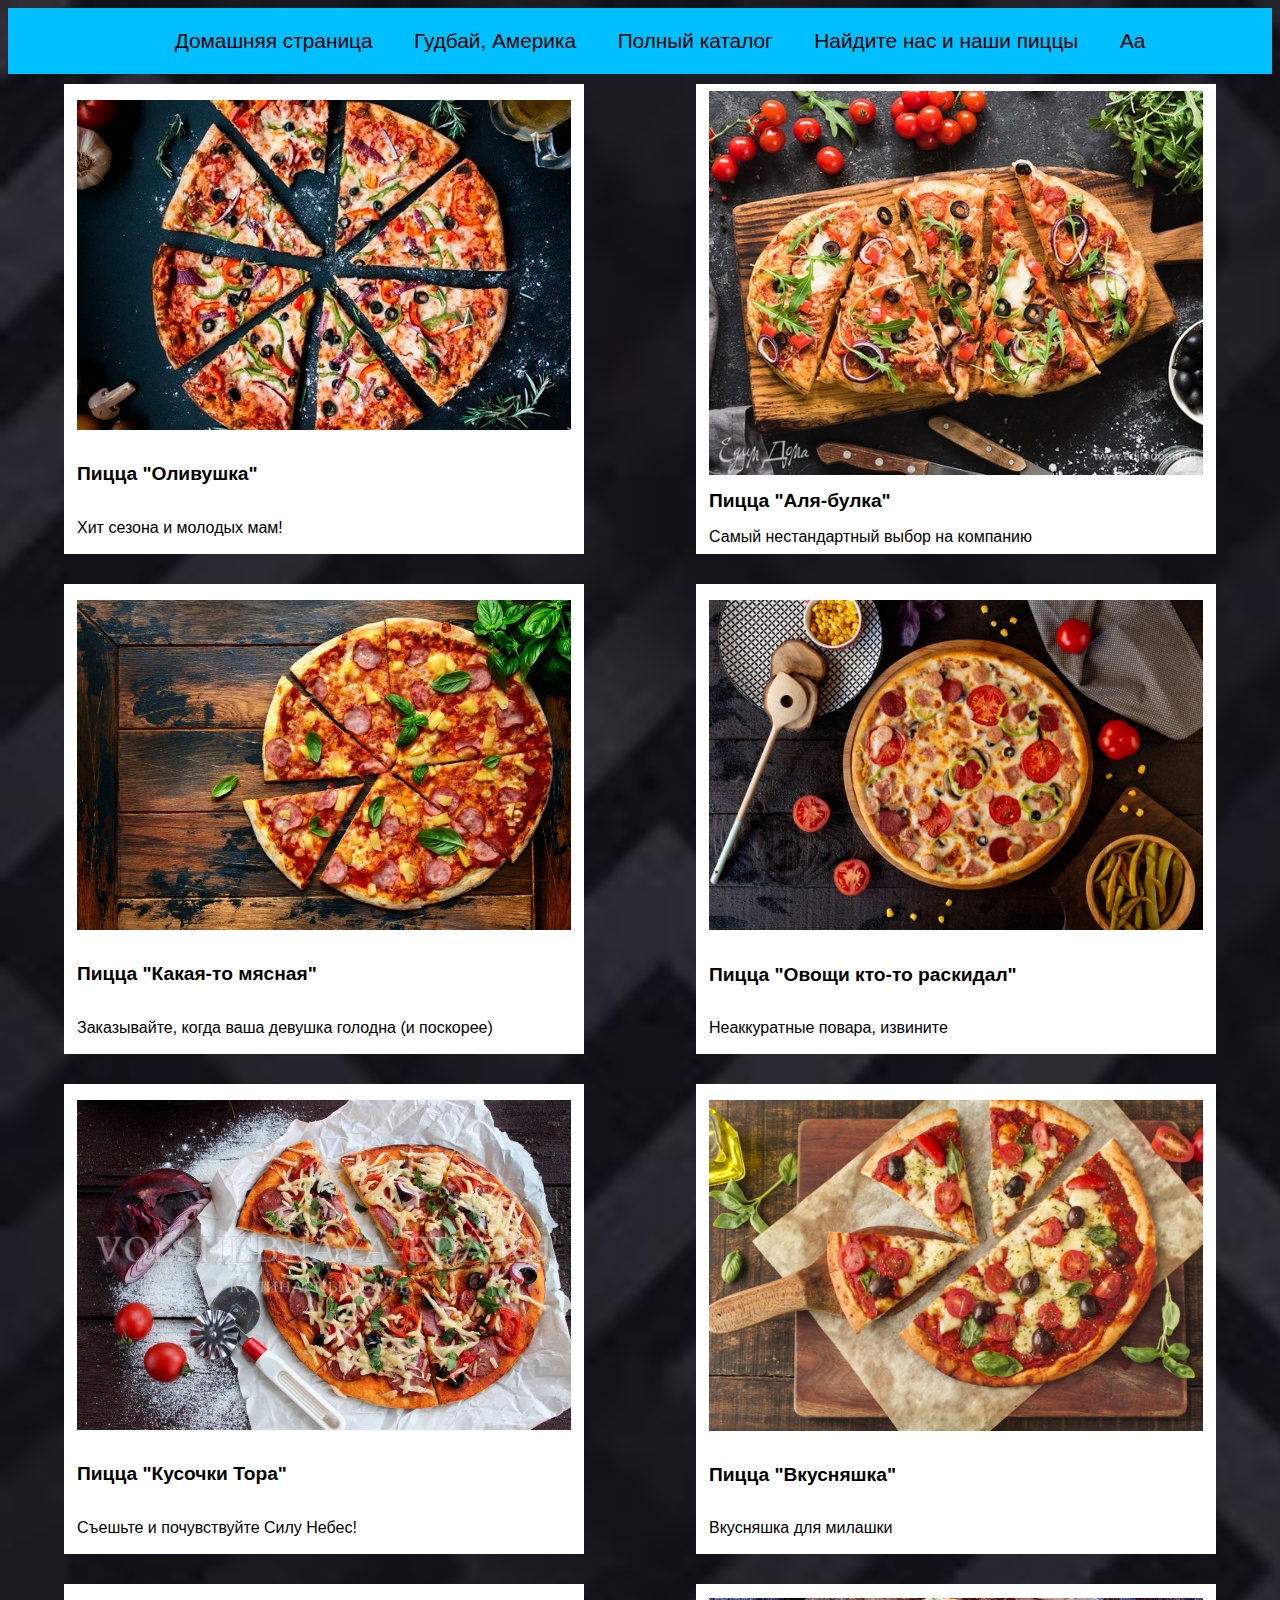
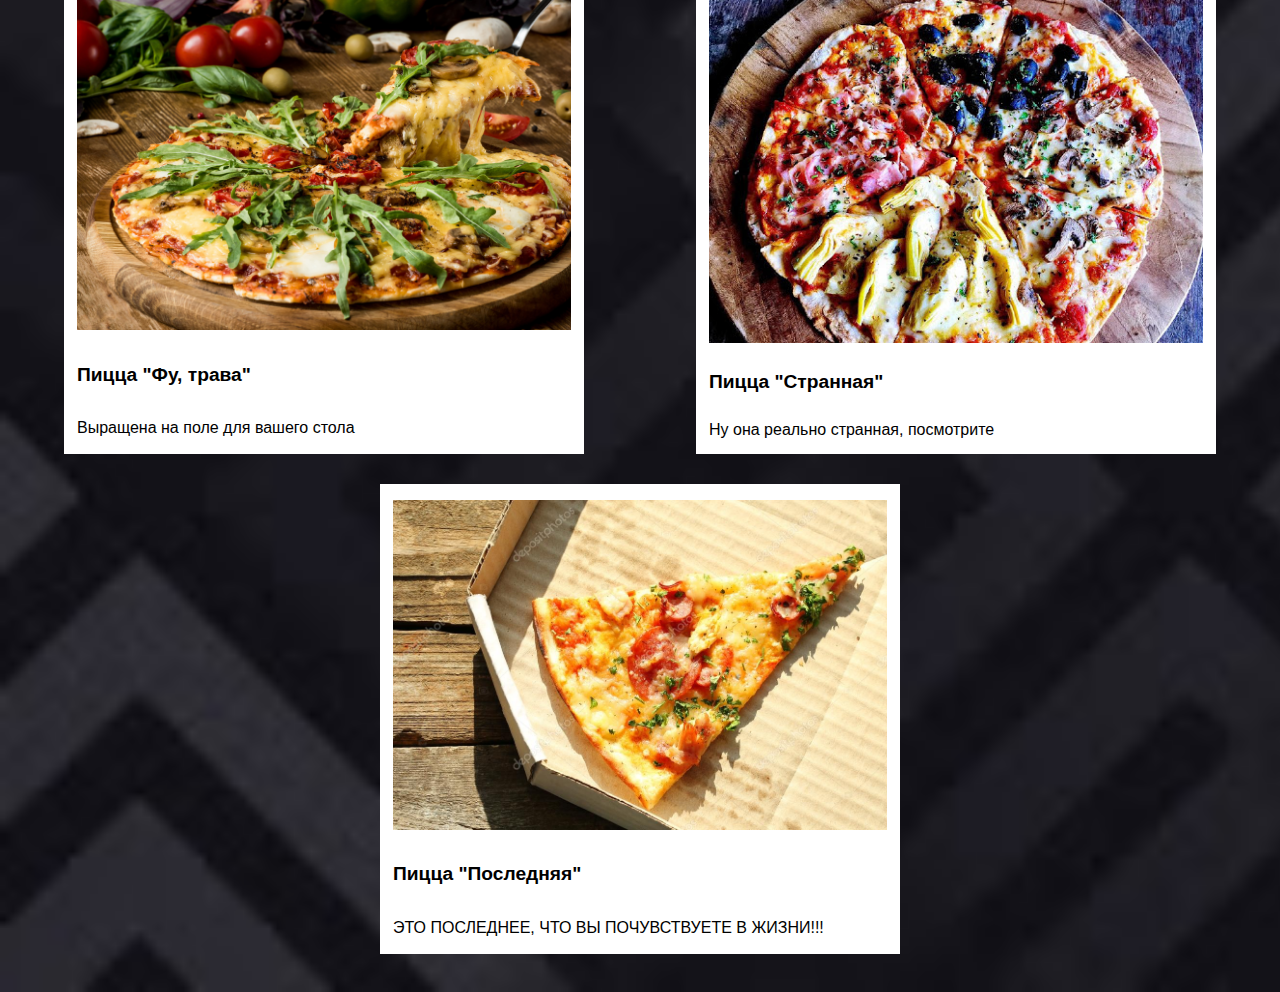
<file: pizzalife/index.html>
<!DOCTYPE html>
<html>
    <head>
    <meta charset="utf-8">
    <title>Фернандо Растрелли</title>
    <header>
        <div class="header-bg">
        </div>
    </header>
    <style>
        
        body {
            /* background: blue; url("images/header-title.jpg"); */
            background:url("images/fon.jpg"); 
            background-size: cover;
            background-repeat: no-repeat;
            
        }

        /* Меню */
        .navigation {
            display: flex;
            flex-flow: row wrap;
            justify-content: center;
            list-style: none;
            margin: 0; 
            margin-bottom: 10px;
            background: deepskyblue;            
        }

        .navigation a { 
            text-decoration: none;
            display: block;
            padding: 1em;
            color: black;
            font-size: 130%;
            font-family: Gill Sans, sans-serif;
        }                
           
        .navigation li:last-child { 
            color: red;
        }  

        .navigation a:hover {
            background: #1565C0;
        }

        @media all and (max-width: 800px) {
            .navigation {
                justify-content: space-around;
            }
        }

        @media all and (max-width: 600px) {
            .navigation {
                flex-flow: column wrap;
                padding: 0;
            }

            .navigation a { 
                text-align: center; 
                padding: 10px;
                border-top: 1px solid rgba(255, 255, 255,0.3); 
                border-bottom: 1px solid rgba(0, 0, 0, 0.1); 
            }

            .navigation li:last-of-type a {
                border-bottom: none;
            }
        }

        .container {
            display: flex;
            flex-direction: row;
            justify-content: space-around;
            flex-wrap: wrap;
        }

        .block {
            display: flex;
            background: white;
            width: 520px;
            height: 470px;     
            flex-direction: column;
            flex-wrap: wrap;
            align-content: center;
            justify-content: space-around;
            margin-bottom: 30px;
            
        }

        .title {
            font-weight: bolder;
            font-size: 120%;
            font-family: Gill Sans, sans-serif;
        }

        .comment {
            font-size: 100%;
            font-family: Gill Sans, sans-serif;
        }

        /* .img {
            
            border: 3px solid red;
            
        } */
        
        img {
            max-width: 95%;
            max-height: 95%;
            
        }

        #add {
            position: fixed;
            top: 50%;
            left: 50%;
            margin-right: -50%;
            transform: translate(-50%, -50%);
        }

    </style>

 </head>

 <body>

    <ul class="navigation">
        <li><a href="index.html">Домашняя страница</a></li>
        <li><a href="../">Гудбай, Америка</a></li>
        <li><a href="#">Полный каталог</a></li>
        <li><a href="grid.html">Найдите нас и наши пиццы</a></li>        
        <li><a id="change-size" href="#">Aa</a></li>
    </ul>
    
    <div id="add">
    </div>

    <div class="container">
        <div class="block" id="1">
            <img src="images/index/pizza1.jpg">
            <div class="title">Пицца "Оливушка"</div>
            <div class="comment">Хит сезона и молодых мам!</div>    
        </div>
        <div class="block" id="2">
            <img src="images/index/pizza2.jpg">
            <div class="title">Пицца "Аля-булка"</div>
            <div class="comment">Самый нестандартный выбор на компанию</div>    
        </div>
        <div class="block" id="3">
            <img src="images/index/pizza3.jpg">
            <div class="title">Пицца "Какая-то мясная"</div>
            <div class="comment">Заказывайте, когда ваша девушка голодна (и поскорее)</div>    
        </div>
        <div class="block" id="4">
            <img src="images/index/pizza4.jpg">
            <div class="title">Пицца "Овощи кто-то раскидал"</div>
            <div class="comment">Неаккуратные повара, извините</div>    
        </div>
        <div class="block" id="5">
            <img src="images/index/pizza5.jpg">
            <div class="title">Пицца "Кусочки Тора"</div>
            <div class="comment">Съешьте и почувствуйте Силу Небес!</div>    
        </div>
        <div class="block" id="6">
            <img src="images/index/pizza6.jpg">
            <div class="title">Пицца "Вкусняшка"</div>
            <div class="comment">Вкусняшка для милашки</div>    
        </div>
        <div class="block" id="7">
            <img src="images/index/pizza7.jpg">
            <div class="title">Пицца "Фу, трава"</div>
            <div class="comment">Выращена на поле для вашего стола</div>    
        </div>
        <div class="block" id="8">
            <img src="images/index/pizza8.jpg">
            <div class="title">Пицца "Странная"</div>
            <div class="comment">Ну она реально странная, посмотрите</div>    
        </div>
        <div class="block" id="9">
            <img src="images/index/pizza9.jpg">
            <div class="title">Пицца "Последняя"</div>
            <div class="comment">ЭТО ПОСЛЕДНЕЕ, ЧТО ВЫ ПОЧУВСТВУЕТЕ В ЖИЗНИ!!!</div>    
        </div>
    </div>

    <script> 
        var change_control = 1
        var change = document.getElementById("change-size");
        change.addEventListener("click",function(){            
            change_width = 0;
            change_height = 0;
            change_title = 0;
            change_comment = 0;

            if (change_control == 1) {
                change_width = "800px";
                change_height = "723px";
                change_title = "200%";
                change_comment = "200%";
                change_control = 0;
                change.style.background = "white";
            }
            else {
                change_width = "520px";
                change_height = "470px";
                change_title = "120%";
                change_comment = "100%";
                change_control = 1;
                change.style.background = "deepskyblue"
            }
            
            var blocks = document.getElementsByClassName("block");
            for(let i = 0; i < blocks.length; i++){
                blocks[i].style.width = change_width;
                blocks[i].style.height = change_height;
            }

            var titles = document.getElementsByClassName("title");
            for(let i = 0; i < blocks.length; i++){
                titles[i].style.fontSize = change_title;
            }

            var comments = document.getElementsByClassName("title");
            for(let i = 0; i < blocks.length; i++){
                comments[i].style.fontSize = change_comment;
            }            
        })
        
        var zoom = document.getElementsByClassName("block");
        for(let i = 0; i < zoom.length; i++){
                zoom[i].addEventListener("click", function(){
                    

                    var add = document.getElementById("add");


                    add.innerHTML = '<div id="this_pizza"><img src="images/index/pizza' + (i + 1).toString() +'.jpg"><div id="title">' + zoom[i].childNodes[3].innerHTML +'</div><div id="comment">' + zoom[i].childNodes[5].innerHTML +'</div></div>';
                   
                   
                    let div = document.getElementById("this_pizza");

                    div.addEventListener("click", function(){
                        div.remove();
                    })

                    div.style.width = "93vw";
                    div.style.height = "93vh";
                    div.style.background = "white";
                    div.style.display = "flex";
                    div.style.flexDirection = "column";
                    div.style.flexWrap = "wrap";
                    div.style.alignContent = "center";
                    div.style.justifyContent = "space-around";
                    div.style.border = "3px solid black";
                    div.style.opacity = "92%";

                    
                    let title = document.getElementById("title");
                    title.style.fontWeight = "bolder";
                    title.style.fontSize = "230%";

                    let comment = document.getElementById("comment");
                    comment.style.fontWeight = "bold";
                    comment.style.fontSize = "140%";


                    
                });
            }
        
        var x = document.getElementById('1');
        console.log(x.childNodes);
    </script>
        <!--        
        Требования:
        - Меню 
        - Карточки товаров - блоки
        - При клике - расширяется
        
        
        -->

</body>
</html>
</file>
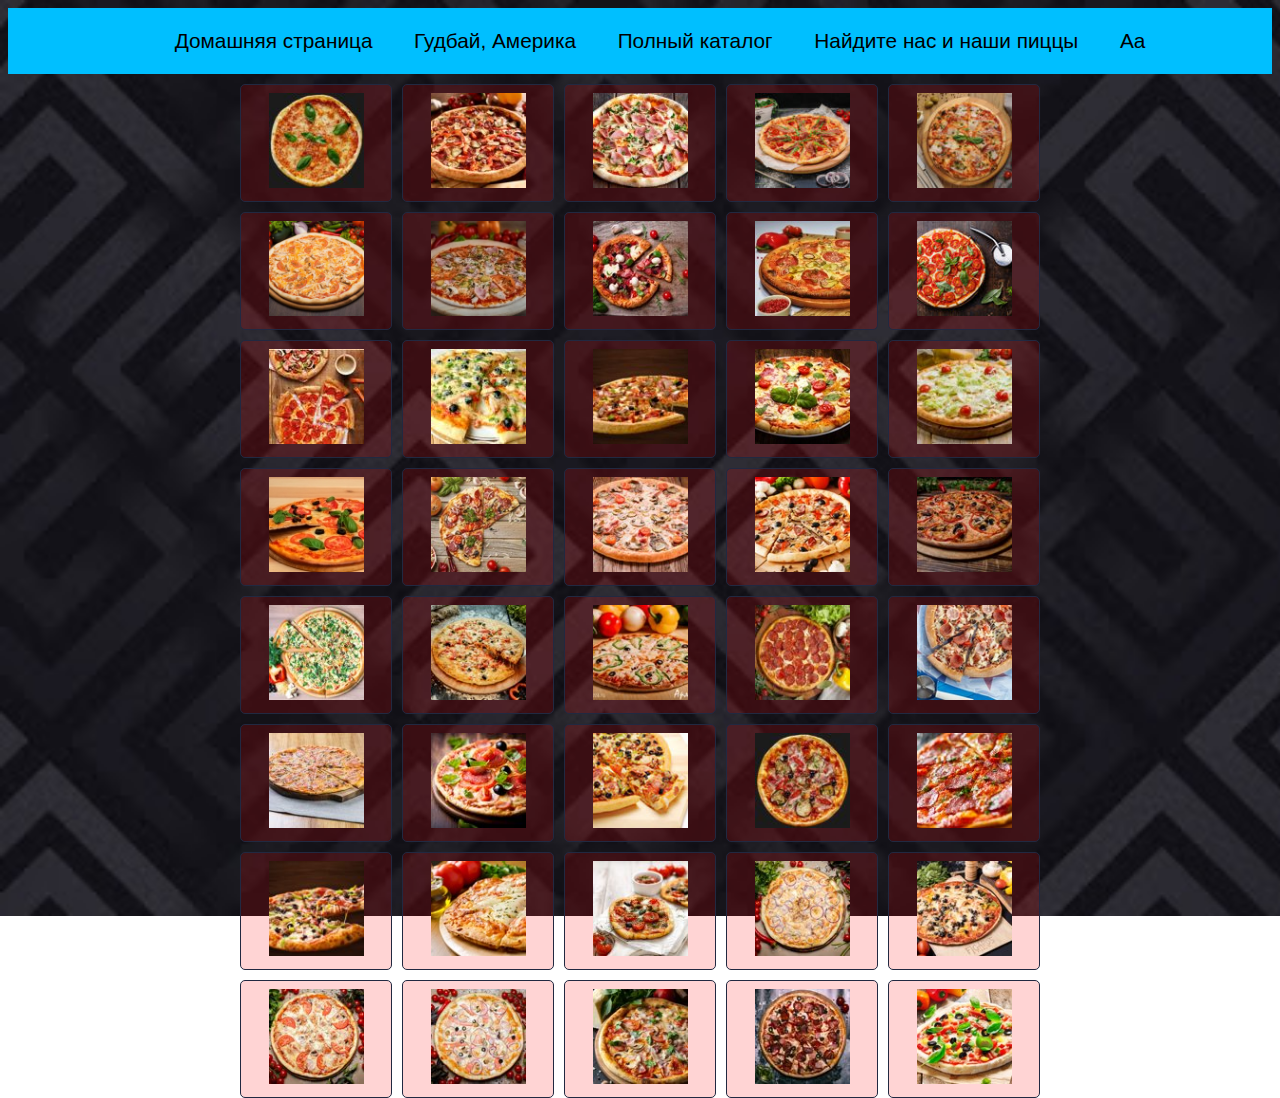
<file: pizzalife/grid.html>
<!DOCTYPE html>
<html>
    <head>
    <meta charset="utf-8">
    <title>Фернандо Растрелли</title>
    <header>
        <div class="header-bg">
        </div>
    </header>
    <style>
        
        body {
            /* background: blue; url("images/header-title.jpg"); */
            background:url("images/fon.jpg"); 
            background-size: cover;
            background-repeat: no-repeat;
            min-height: 100vh;
            
        }

        /* Меню */
        .navigation {
            position: relative;
            display: flex;
            flex-flow: row wrap;
            justify-content: center;
            list-style: none;
            margin: 0; 
            margin-bottom: 10px;
            background: deepskyblue;            
        }

        .navigation a { 
            text-decoration: none;
            display: block;
            padding: 1em;
            color: black;
            font-size: 130%;
            font-family: Gill Sans, sans-serif;
        }                
           
        .navigation li:last-child { 
            color: red;
        }  

        .navigation a:hover {
            background: #1565C0;
        }

        @media all and (max-width: 800px) {
            .navigation {
                justify-content: space-around;
            }
        }

        @media all and (max-width: 600px) {
            .navigation {
                flex-flow: column wrap;
                padding: 0;
            }

            .navigation a { 
                text-align: center; 
                padding: 10px;
                border-top: 1px solid rgba(255, 255, 255,0.3); 
                border-bottom: 1px solid rgba(0, 0, 0, 0.1); 
            }

            .navigation li:last-of-type a {
                border-bottom: none;
            }
        }

        img {
            max-width: 95%;
            max-height: 95%;            
        }    

        .grid {
            margin: 0 auto;
            height: 800px;
            width: 800px;
            display: grid;
            grid-template: repeat(8, 1fr) / repeat(5, 1fr);
            grid-gap: 10px;
        }

        .block {
            /* background: linear-gradient(45deg, deepskyblue, yellow, lime);  */
            background: rgba(255, 0, 0, 0.17);
            border: 1px solid #212941;
            border-radius: 5px;
            padding: 8px 15px;
            color: #ffffff;
            font-size: 18px;
            font-family: roboto;
        }      

        .block  img {
            margin-left: auto;
            margin-right: auto;
            height: 100%;
            display: block;
        }

    </style>

 </head>

 <body>

    <ul class="navigation">
        <li><a href="index.html">Домашняя страница</a></li>
        <li><a href="../">Гудбай, Америка</a></li>
        <li><a href="#">Полный каталог</a></li>
        <li><a href="grid.html">Найдите нас и наши пиццы</a></li>
        <li><a id="change-size" href="#">Aa</a></li>
    </ul>
    
    <div id="add">
    </div>

    <div class="grid">
        
        <div class="block" id="1">
            <img src="images/grid/pizza1.jpg">
        </div>
        <div class="block" id="2">
            <img src="images/grid/pizza2.jpg">
        </div>
        <div class="block" id="3">
            <img src="images/grid/pizza3.jpg">
        </div>
        <div class="block" id="4">
            <img src="images/grid/pizza4.jpg">
        </div>
        <div class="block" id="5">
            <img src="images/grid/pizza5.jpg">
        </div>
        <div class="block" id="6">
            <img src="images/grid/pizza6.jpg">
        </div>
        <div class="block" id="7">
            <img src="images/grid/pizza7.jpg">
        </div>
        <div class="block" id="8">
            <img src="images/grid/pizza8.jpg">
        </div>
        <div class="block" id="9">
            <img src="images/grid/pizza9.jpg">
        </div>
        <div class="block" id="10">
            <img src="images/grid/pizza10.jpg">
        </div>

        <div class="block" id="11">
            <img src="images/grid/pizza11.jpg">
        </div>
        <div     class="block" id="12">
            <img src="images/grid/pizza12.jpg">
        </div>
        <div class="block" id="13">
            <img src="images/grid/pizza13.jpg">
        </div>
        <div class="block" id="14">
            <img src="images/grid/pizza14.jpg">
        </div>
        <div class="block" id="15">
            <img src="images/grid/pizza15.jpg">
        </div>
        <div class="block" id="16">
            <img src="images/grid/pizza16.jpg">
        </div>
        <div class="block" id="17">
            <img src="images/grid/pizza17.jpg">
        </div>
        <div class="block" id="18">
            <img src="images/grid/pizza18.jpg">
        </div>
        <div class="block" id="19">
            <img src="images/grid/pizza19.jpg">
        </div>
        <div class="block" id="20">
            <img src="images/grid/pizza20.jpg">
        </div>

        <div class="block" id="21">
            <img src="images/grid/pizza21.jpg">
        </div>
        <div class="block" id="22">
            <img src="images/grid/pizza22.jpg">
        </div>
        <div class="block" id="23">
            <img src="images/grid/pizza23.jpg">
        </div>
        <div class="block" id="24">
            <img src="images/grid/pizza24.jpg">
        </div>
        <div class="block" id="25">
            <img src="images/grid/pizza25.jpg">
        </div>
        <div class="block" id="26">
            <img src="images/grid/pizza26.jpg">
        </div>
        <div class="block" id="27">
            <img src="images/grid/pizza27.jpg">
        </div>
        <div class="block" id="28">
            <img src="images/grid/pizza28.jpg">
        </div>
        <div class="block" id="29">
            <img src="images/grid/pizza29.jpg">
        </div>
        <div class="block" id="30">
            <img src="images/grid/pizza30.jpg">
        </div>

        <div class="block" id="31">
            <img src="images/grid/pizza31.jpg">
        </div>
        <div class="block" id="32">
            <img src="images/grid/pizza32.jpg">
        </div>
        <div class="block" id="33">
            <img src="images/grid/pizza33.jpg">
        </div>
        <div class="block" id="34">
            <img src="images/grid/pizza34.jpg">
        </div>
        <div class="block" id="35">
            <img src="images/grid/pizza35.jpg">
        </div>
        <div class="block" id="36">
            <img src="images/grid/pizza36.jpg">
        </div>
        <div class="block" id="37">
            <img src="images/grid/pizza37.jpg">
        </div>
        <div class="block" id="38">
            <img src="images/grid/pizza38.jpg">
        </div>
        <div class="block" id="39">
            <img src="images/grid/pizza39.jpg">
        </div>
        <div class="block" id="40">
            <img src="images/grid/pizza40.jpg">
        </div>

        
    </div>
    <script>
        var blocks = document.getElementsByClassName("block");
        var grid = document.getElementsByClassName("grid")[0];
        var change = 1;

        for(let i = 0; i < blocks.length; i++){
            
            blocks[i].addEventListener("mouseout",function(){
                grid.style.gridTemplate = "repeat(8, 1fr) / repeat(5, 1fr)";
                for (let j = 1; j < 41; j++){
                        let elem = document.getElementById(j);
                        elem.style.removeProperty("grid-area");                    
                    }
            });

            blocks[i].addEventListener("mouseover",function(){
                let id = blocks[i].id
                var left_not_bottom = ["1", "2", "3", "4", "6", "7", "8", "9", "11", "12", "13", "14", "16", "17", "18", "19", "21", "22", "23", "24", "26", "27", "28", "29", "31", "32", "33", "34"];
                var right_not_bottom = ["5", "10", "15", "20", "25", "30", "35"];
                var bottom_not_right = ["36", "37", "38", "39"];
                var bottom_right = ["40"];
                var row = (parseInt(id) - 1 - (parseInt(id) - 1) % 5) / 5;
                var column = (parseInt(id) % 5) == 0 ? 5 : (parseInt(id) % 5);
                var gridTemplate = "";

                                                        
            
                if (row == 0)
                    gridTemplate = "repeat(3, 0.67fr) repeat(6, 1fr) / repeat(5, 1fr)";
                else if (row == 6 || row == 7)
                    gridTemplate = "repeat(6, 1fr) repeat(3, 0.67fr) / repeat(5, 1fr)";
                else  
                    gridTemplate = "repeat(" + row.toString() + ", 1fr) repeat(3, 0.67fr) repeat(" + (6 - row).toString() +", 1fr) / repeat(5, 1fr)"; 



                console.log(row)
                console.log(column)
                console.log(gridTemplate)


                grid.style.gridTemplate =  gridTemplate;
                
                if (left_not_bottom.includes(id)){                                                
                    blocks[i].style.gridRowEnd = "span 3";
                    blocks[i].style.gridColumnEnd = "span 2";                        
                }
                if (right_not_bottom.includes(id)){
                    blocks[i].style.gridColumn = "4 / 6";     
                    blocks[i].style.gridRow = (row + 1).toString() + " / span 3";
                }
                if (bottom_not_right.includes(id)){
                    blocks[i].style.gridRow = "7 / span 3";
                    blocks[i].style.gridColumn = column.toString() + " / span 2";   
                }
                if (bottom_right.includes(id)){
                    blocks[i].style.gridRow = "7 / span 3";
                    blocks[i].style.gridColumn = (column - 1).toString() + " / span 2";   
                }
                change = 2;
                
            });
        }

      

    </script>
</body>
</html>
</file>
